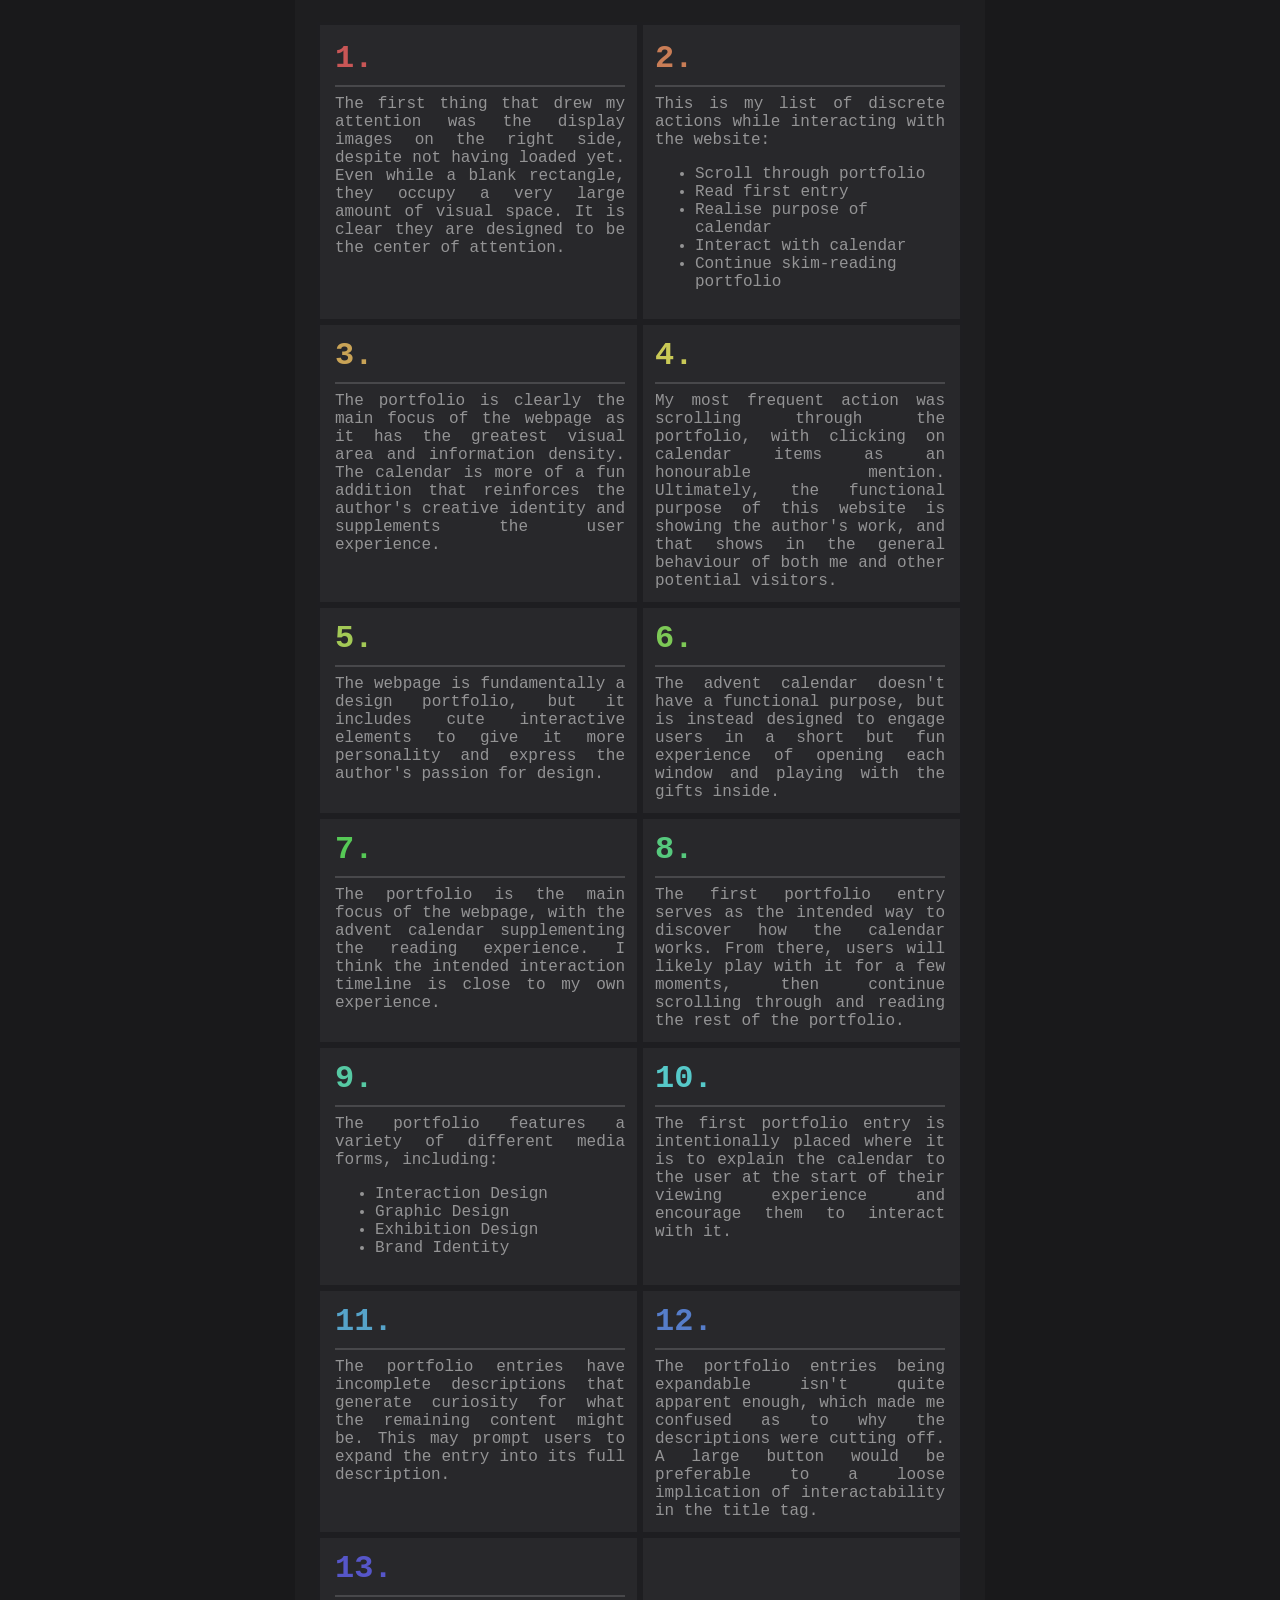
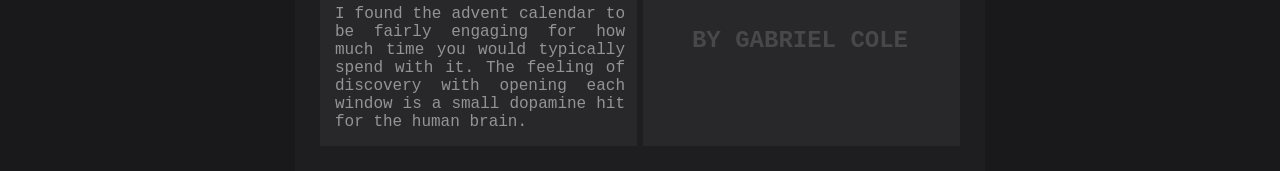
<file: A1/index.html>
<!DOCTYPE html>
<html lang="en">
<head>
    <meta charset="UTF-8">
    <meta name="viewport" content="width=device-width, initial-scale=1.0">
    <title>Document</title>
    <link rel="stylesheet" href="style.css">
</head>
<body>
    <div id="content">
        <div class="row"> <!==From my personal experience, boxes/tables are the silver bullet of organising information. They do an excellent job of visually separating different categories of information and giving the user more control and intuition with what to read.==>
            <div id="box">
                <h1 style="color:rgba(255,102,102,0.75);">1.</h1><hr> <!==I gave each answer box its own unique colour for users to better differentiate them and give my website more personality based on teacher feedback.==>
                <p>The first thing that drew my attention was the display images on the right side, despite not having loaded yet. Even while a blank rectangle, they occupy a very large amount of visual space. It is clear they are designed to be the center of attention.</p>
            </div>
            <div id="box">
                <h1 style="color:rgba(255,153,102,0.75);">2.</h1><hr>
                <p>This is my list of discrete actions while interacting with the website: </p>
                <ul>
                    <li>Scroll through portfolio</li> <!==These list items used to be separated by commas rather than dot points, which left the answer feeling cluttered. Having each item in dot points helps to keep them visually separate and easily readable.==>
                    <li>Read first entry</li>
                    <li>Realise purpose of calendar</li>
                    <li>Interact with calendar</li>
                    <li>Continue skim-reading portfolio</li>
                </ul>
            </div>
        </div>

        <div class="row">
            <div id="box">
                <h1 style="color:rgba(255,204,102,0.75);">3.</h1><hr> <!==Separator lines are another great way to separate text. I typically use this for when the information bodies being separated are still relevant to each other.==>
                <p>The portfolio is clearly the main focus of the webpage as it has the greatest visual area and information density. The calendar is more of a fun addition that reinforces the author's creative identity and supplements the user experience.</p>
            </div>
            <div id="box">
                <h1 style="color:rgba(255,255,102,0.75);">4.</h1><hr>
                <p>My most frequent action was scrolling through the portfolio, with clicking on calendar items as an honourable mention. Ultimately, the functional purpose of this website is showing the author's work, and that shows in the general behaviour of both me and other potential visitors.
            </div>
        </div>

        <div class="row">
            <div id="box">
                <h1 style="color:rgba(204,255,102,0.75);">5.</h1><hr>
                <p>The webpage is fundamentally a design portfolio, but it includes cute interactive elements to give it more personality and express the author's passion for design.</p>
            </div>
            <div id="box">
                <h1 style="color:rgba(153,255,102,0.75);">6.</h1><hr>
                <p>The advent calendar doesn't have a functional purpose, but is instead designed to engage users in a short but fun experience of opening each window and playing with the gifts inside.</p>
            </div>
        </div>

        <div class="row">
            <div id="box">
                <h1 style="color:rgba(102,255,102,0.75);">7.</h1><hr>
                <p>The portfolio is the main focus of the webpage, with the advent calendar supplementing the reading experience. I think the intended interaction timeline is close to my own experience.</p>
            </div>
            <div id="box">
                <h1 style="color:rgba(102,255,153,0.75);">8.</h1><hr>
                <p>The first portfolio entry serves as the intended way to discover how the calendar works. From there, users will likely play with it for a few moments, then continue scrolling through and reading the rest of the portfolio.</p>
            </div>
        </div>

        <div class="row">
            <div id="box">
                <h1 style="color:rgba(102,255,204,0.75);">9.</h1><hr>
                <p>The portfolio features a variety of different media forms, including:</p>
                    <ul>
                        <li>Interaction Design</li>
                        <li>Graphic Design</li>
                        <li>Exhibition Design</li>
                        <li>Brand Identity</li>
                    </ul>
            </div>
            <div id="box">
                <h1 style="color:rgba(102,255,255,0.75);">10.</h1><hr>
                <p>The first portfolio entry is intentionally placed where it is to explain the calendar to the user at the start of their viewing experience and encourage them to interact with it.</p>
            </div>
        </div>

        <div class="row">
            <div id="box">
                <h1 style="color:rgba(102,204,255,0.75);">11.</h1><hr>
                <p>The portfolio entries have incomplete descriptions that generate curiosity for what the remaining content might be. This may prompt users to expand the entry into its full description.</p>
            </div>
            <div id="box">
                <h1 style="color:rgba(102,153,255,0.75);">12.</h1><hr>
                <p>The portfolio entries being expandable isn't quite apparent enough, which made me confused as to why the descriptions were cutting off. A large button would be preferable to a loose implication of interactability in the title tag.</p>
            </div>
        </div>

        <div class="row">
            <div id="box">
                <h1 style="color:rgba(102,102,255,0.75);">13.</h1><hr>
                <p>I found the advent calendar to be fairly engaging for how much time you would typically spend with it. The feeling of discovery with opening each window is a small dopamine hit for the human brain.</p>
            </div>
            <div id="box" style="align-content: center;"> <!==Aside from filling in the visual gap left by the odd-numbered amount of questions, this is my second strategy for giving my website more personality. I think it shows that even with restrictions I can work the result into something visually balanced.==>
                <h2>BY GABRIEL COLE</h1>
            </div>
        </div>
    </div>
</body>
</html>
</file>
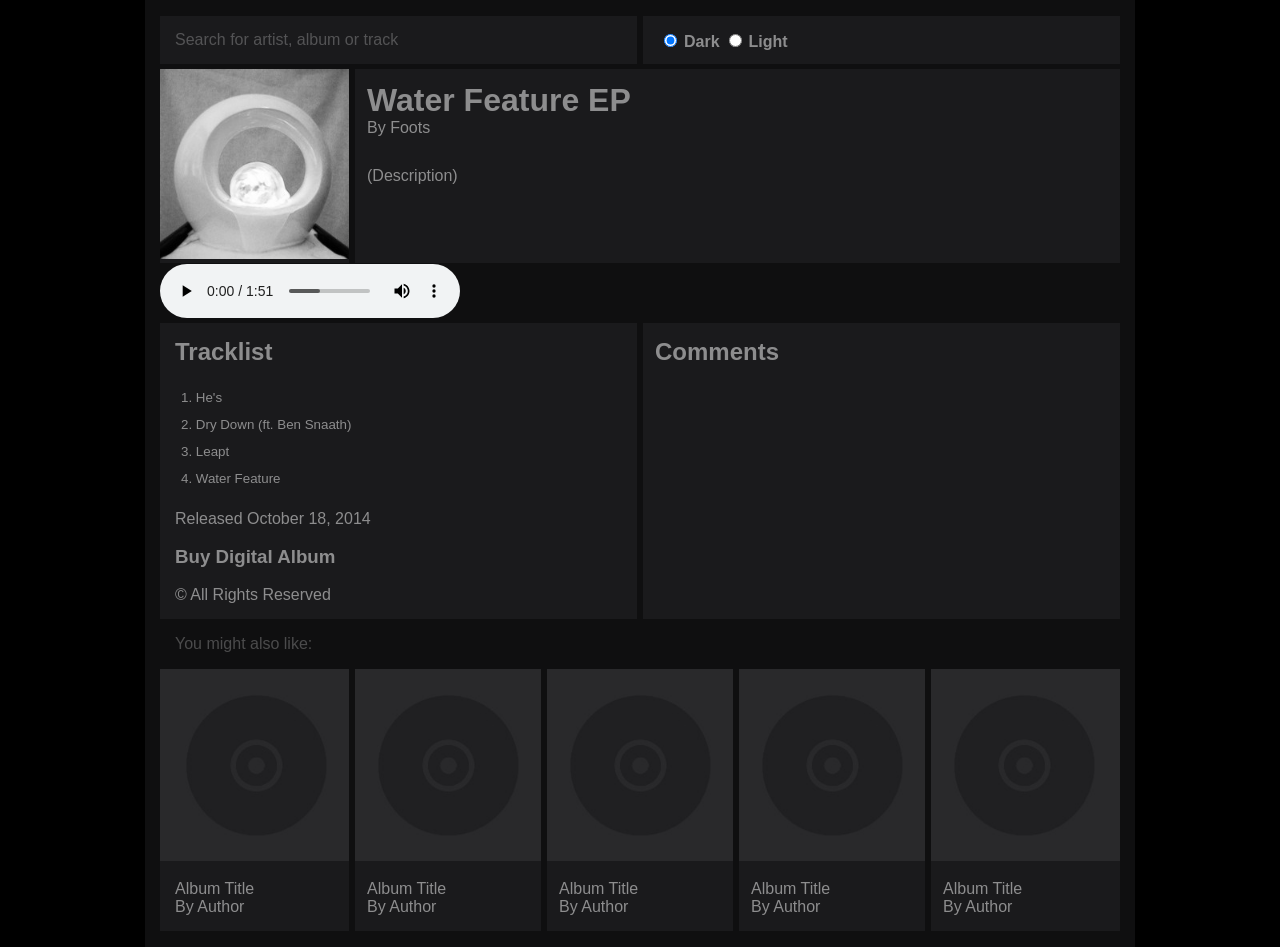
<file: A2/index.html>
<!DOCTYPE html>
<html lang="en">
<head>
    <meta charset="UTF-8">
    <meta name="viewport" content="width=device-width, initial-scale=1.0">
    <title>Document</title>
    <link rel="stylesheet" href="style.css">
</head>
<body>
    <div id="content">
        <div id="row">
            <div id="searchbox">
                <div id="padding">
                    <a style="color:var(--color-text-subtle)">Search for artist, album or track</a> <!-- Give the user more control over what music they wish to listen to by adding a direct search option. -->
                </div>
            </div>
            <div id="column">
                <div id="padding">
                    <form class="color-picker" action=""> <!-- This lets the user change the colour theme of the webpage to suit their visual preference. -->
                        <fieldset>
                            <legend>
                                <input type="radio" id="dark" name="theme" checked>
                                <label for="theme">Dark</label>

                                <input type="radio" id="light" name="theme">
                                <label for="theme">Light</label>
                            </legend>
                        </fieldset>
                    </form>
                </div>
            </div>
        </div>

        <div id="row"> <!-- Include the album cover, title and author as immediate information to quickly communicate to the user who and what they are listening to. -->
            <div id="album-cover">
                <img src="images/cover.jpg"></img>
            </div>
            <div id="album-details">
                <div id="padding">
                    <h1>Water Feature EP</h1>
                    <a>By </a><a id="fakelink">Foots</a> <!-- Including a link to the author's homepage allows easy access to more of their content. A significant portion of listeners may want to explore more of their work, find them on other social media platforms, buy their merchandise, or simply follow or contact them. By grouping all of these potential interactions within a single link, the navigation of the website is much more streamlined. -->
                </div>
                <div id="padding">
                    <p>(Description)</p>
                </div>
            </div>
        </div>
        <div id="row">
            <audio src="audio/0.mp3" id="bounceAudio" controls></audio>
        </div>
        <div id="row">
            <div id="column">
                <div id="padding">
                    <h2>Tracklist</h2> <!-- The ability to click tracks to play them significantly improves navigation, and also allows selection of certain tracks based on preference. -->
                    <br>
                    <p><button onclick="playAudio (1)">1. He's</button></p>
                    <p><button onclick="playAudio (2)">2. Dry Down (ft. Ben Snaath)</button></p>
                    <p><button onclick="playAudio (3)">3. Leapt</button></p>
                    <p><button onclick="playAudio (4)">4. Water Feature</button></p>
                    <br>
                    <p>Released October 18, 2014</p>
                    <br>
                    <h3 id="fakelink">Buy Digital Album</h3> <!-- Including a link to purchase the album allows passionate listeners to obtain the music in higher quality, support the author, or both. Giving users a clear means to support your work builds both a side income and stronger community.-->
                    <br>
                    <p>© All Rights Reserved</p>
                </div>
            </div>
            <div id="column">
                <div id="padding">
                    <h2>Comments</h2> <!-- A means of social interaction is a way for users to engage with the author and each other, providing more opportunities for a stronger community. -->
                </div>
            </div>
        </div>
        <div id="row">
            <div id="padding">
                <p style="color:var(--color-text-subtle)">You might also like:</p> <!-- Album recommendations is an additional resource for users to discover new music and potentially broaden their taste. -->
            </div>
        </div>
        <div id="row">
            <div id="album-cover">
                <img src="images/cover_blank.jpg" id="fakelink"></img>

                <div id="padding">
                    <p id="fakelink">Album Title</p>
                    <a>By </a><a id="fakelink">Author</a>
                </div>
            </div>
            <div id="album-cover">
                <img src="images/cover_blank.jpg" id="fakelink"></img>

                <div id="padding">
                    <p id="fakelink">Album Title</p>
                    <a>By </a><a id="fakelink">Author</a>
                </div>
            </div>
            <div id="album-cover">
                <img src="images/cover_blank.jpg" id="fakelink"></img>

                <div id="padding">
                    <p id="fakelink">Album Title</p>
                    <a>By </a><a id="fakelink">Author</a>
                </div>
            </div>
            <div id="album-cover">
                <img src="images/cover_blank.jpg" id="fakelink"></img>

                <div id="padding">
                    <p id="fakelink">Album Title</p>
                    <a>By </a><a id="fakelink">Author</a>
                </div>
            </div>
            <div id="album-cover">
                <img src="images/cover_blank.jpg" id="fakelink"></img>

                <div id="padding">
                    <p id="fakelink">Album Title</p>
                    <a>By </a><a id="fakelink">Author</a>
                </div>
            </div>
        </div>
    </div>
</body>

<script>
    const audio = document.getElementById('bounceAudio');
    let currentTrack = 1;

    function playAudio(trackNumber) {
        currentTrack = trackNumber;

        audio.src = `audio/${trackNumber - 1}.mp3`;

        audio.onloadstart = () => audio.play();
    }

    audio.addEventListener('ended', playNextTrack); // This allows the full sequence of tracks to play automatically without human intervention, which is especially useful for long periods of focus when distractions should be minimised.

    function playNextTrack() {
        if (currentTrack < 4) { // Stops at the final track, since there are none left to autoplay
            playAudio(currentTrack + 1);
        }
    }
</script>

</html>
</file>
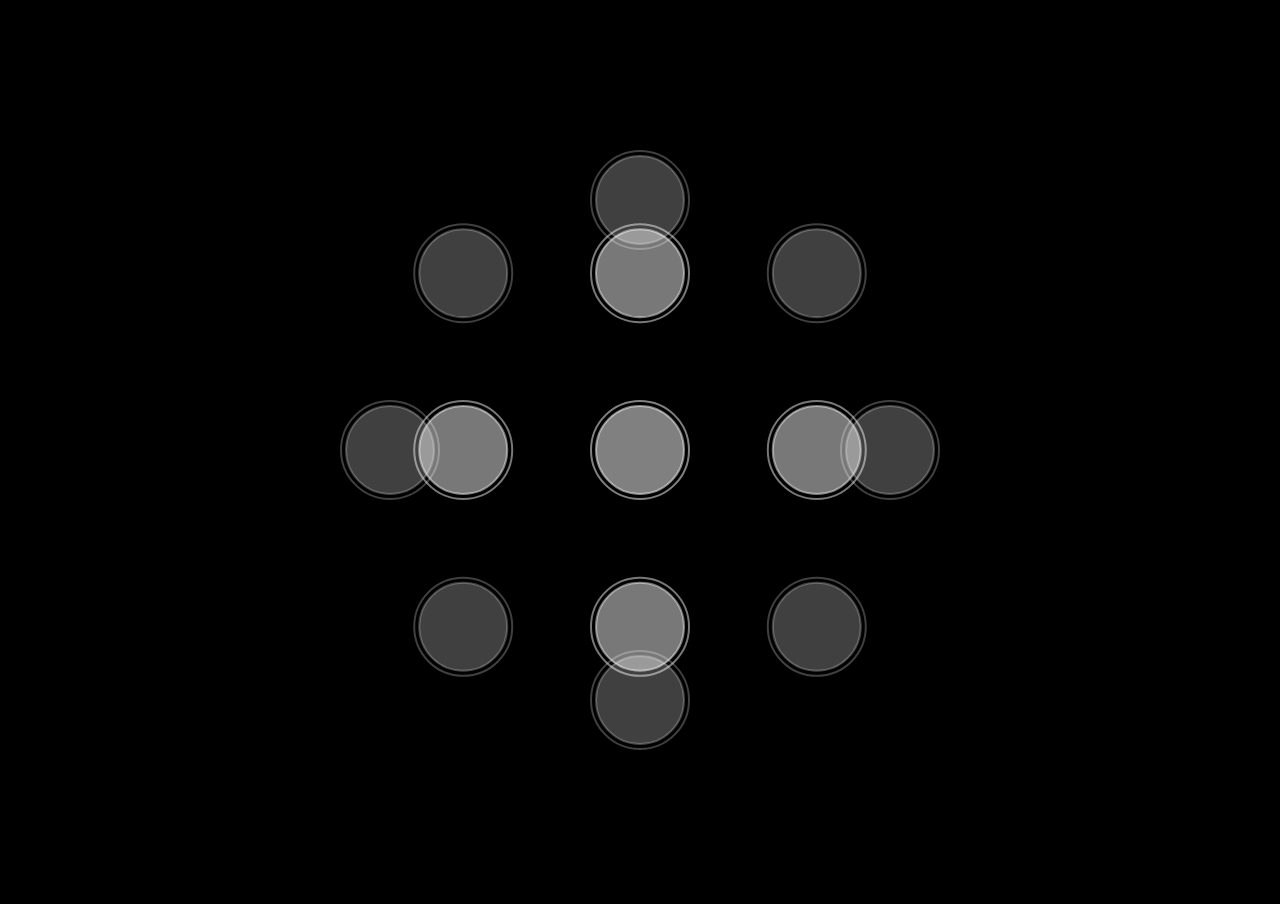
<file: A3/index.html>
<!DOCTYPE html>
<html lang="en">
    <head>
        <meta charset="UTF-8">
        <meta name="viewport" content="width=device-width, initial-scale=1.0">
        <title>Document</title>
        <link rel="stylesheet" href="style.css">
    </head>
    <body>
        <canvas id="myCanvas"></canvas>
    </body>

    <script>
        document.body.style.margin = '0'
        document.body.style.overflow = 'hidden'

        const cnv = document.getElementById ('myCanvas')
        const center = {}

        function resizeCanvas () {
            cnv.width = window.innerWidth
            cnv.height = window.innerHeight
            center.x = cnv.width / 2
            center.y = cnv.height / 2
        }

        window.addEventListener ('resize', resizeCanvas)
        resizeCanvas ()

        const ctx = cnv.getContext ('2d') 

        const sphereRadius = 250;
        var rotation = 0;
        var rotateVelocity = 0;
        var rotateAcceleration = 0;

        var mouseX = 0;
        var mouseY = 0;
        var distanceFromOuterRing = 0;

        cnv.addEventListener ('mousemove', e => {
            mouseX = e.clientX
            mouseY = e.clientY
        })

        function drawCircle (posX, posY, rad, fill, stroke, strokeWidth) {
            ctx.beginPath ()
            ctx.arc (posX, posY, rad, 0, Math.PI * 2)
            ctx.fillStyle = fill
            ctx.strokeStyle = stroke
            ctx.lineWidth = strokeWidth
            ctx.fill ()
            ctx.stroke()
            ctx.closePath ()
        }

        function drawItem (posX, posY, rad, col) {
            drawCircle(posX, posY, rad - 6, col, col)
            drawCircle(posX, posY, rad - 1, "rgba(0, 0, 0, 0)", col, 2)
        }

        function distance (x1, y1, x2, y2) {
            const dx = x2 - x1
            const dy = y2 - y1
            return Math.sqrt (dx * dx + dy * dy)
        }

        function clamp (value, min, max)
        {
            return Math.min(Math.max(value, min), max)
        }

        function difference (value1, value2) {
            return Math.abs(value1 - value2)
        }

        function rotateSphere () {
            distanceFromOuterRing = difference(sphereRadius + 75, distance(mouseX, mouseY, center.x, center.y)); // The angular acceleration of the sphere depends on the distance of the mouse from a ring just outside the sphere interface. This way, the user can easily choose between selecting items or rotating the sphere.

            rotateAcceleration = 1.5 - distanceFromOuterRing / 50 // The 1.5 value, after clamping on the next line, removes the need for pixel-perfect precision to achieve maximum rotation speed. Instead, it constitutes a larger portion of the ring and can be achieved more reliably. This also means that the maximum distance for non-zero acceleration is 75 pixels, which perfectly touches the edge of the sphere, rather than 50.
            rotateAcceleration = clamp(rotateAcceleration, 0, 1) // Prevents negative acceleration that would cause the sphere to spin out of control and be unusable.
            rotateAcceleration *= Math.cos(clamp(difference(mouseY, center.y) / sphereRadius, 0, 1) * Math.PI / 2) // Reduces the rotation speed further away from the left and right edges. This is the final step for ensuring the sphere only rotates when the user clearly intends to do so.
            
            if (mouseX > center.x) { // Makes sure each side rotates the sphere in a different direction.
                rotateAcceleration *= -1
            }

            rotateVelocity += rotateAcceleration / sphereRadius // Angular acceleration is applied to angular velocity

            rotation += rotateVelocity // Angular velocity is applied to rotation
            rotateVelocity *= 0.9 // Velocity with dampening is used so that the motion of the sphere feels smoother. Otherwise, it tends to feel choppy and abrupt.
        }

        function addItem (longitude, latitude) {
            var posX = center.x + Math.sin(rotation + longitude) * sphereRadius * Math.cos(latitude) // Calculations using sin and cos functions that determine the position for each item
            var posY = center.y + Math.sin(latitude) * sphereRadius
            var posZ = Math.cos(rotation + longitude) * Math.cos(latitude)

            var alpha = (posZ + 1) / 4 // A positive Z position equates to being closer to the viewer. Only the closer items are interactable, so they should be more visually apparent, while the ones behind should be darker.

            if (posZ > -0.0001 && distance(posX, posY, mouseX, mouseY) <= 50) { //When the user is hovering over this item, the brightness will be increased and the cursor changed to a pointer to make clear to the user that this is a clickable button.
                alpha *= 2
                document.body.style.cursor = "pointer";
            }

            drawItem(posX, posY, 50, "rgba(255, 255, 255," + alpha + ")") //Draws the item in pure white with the dynamic transparency applied.
        }

        function drawFrame () {
            requestAnimationFrame (drawFrame)

            document.body.style.cursor = "default"; // This refreshes the cursor visual to its default state, so it only becomes a pointer when actively hovering over an item.

            ctx.fillStyle = "rgb(0, 0, 0)" // This sets the backdrop of the website.
            ctx.fillRect (0, 0, cnv.width, cnv.height)

            rotateSphere() // This updates the sphere's rotation based on the mouse position.

            for (let i = 0; i < 8; i++) { // All items are rendered each frame with specified latitude and longitude along the sphere.
                addItem((Math.PI * i) / 4, 0)
            }
            for (let i = 0; i < 4; i++) {
                addItem((Math.PI * i) / 2, Math.PI / 4)
                addItem((Math.PI * i) / 2, -Math.PI / 4)
            }
            addItem(0, Math.PI / 2)
            addItem(0, -Math.PI / 2)
        }

        requestAnimationFrame (drawFrame)

        // This portfolio concept is meant to represent an artist or designer with highly visuals-based work, who wants their work to stand out with a unique interface that sets them apart from more conventional and homogenous portfolio designs.
        // I believe the biggest challenge with implementing this in a broader project would be to give the buttons their full functionality. Currently, these buttons live entirely within the canvas API, but for a broader project should be capable of showing images and loading new webpages when clicked. Whether my implementation of the buttons is capable of these tasks is highly uncertain to me.
    </script>
</html>
</file>
<file: A1/style.css>
html, body
{  
	margin:0px; /* All this does is make the content section connect seamlessly to the top and bottom of the webpage, resulting in a cleaner aesthetic. */
	background-color:rgb(25,25,27); /* I design most of my interfaces with a dark theme because it's easier on the eyes and, for that reason, generally associated with more modern, UX-focused web design. */
}

p, h1, a, h2, h3
{
	font-family: Consolas, 'Andale Mono', 'Lucida Console', 'Lucida Sans Typewriter', Monaco, 'Courier New', 'monospace';
	
    margin:0px 0px;
    text-align: justify; /* This gives the text bodies flat edges on both sides so they appear visually cleaner. */
}

li
{
	font-family: Consolas, 'Andale Mono', 'Lucida Console', 'Lucida Sans Typewriter', Monaco, 'Courier New', 'monospace';
}

h2
{
    color:rgba(255,255,255,0.15);
    text-align: center;
}

hr
{
    border: 1px solid rgba(255,255,255,0.15); /* Making the horizontal rulers darker than the text means that users will spend less cognitive energy trying to tell them apart.*/
}

#content {
    background-color:rgb(30,30,32);
    width:50%;
    min-width:600px;
	margin:auto;
    padding:25px;
}

#box {
    color:rgba(255,255,255,0.5); /* To make an interface easy on the viewer's eyes, not only should brightness be controlled, but also contrast. If the colour of text is too similar or different to that of the background, then it causes eye strain while trying to read it. */
    background-color: rgba(230,230,255,0.05);
    width: 50%;
    padding:15px;
    display: table-cell; /* This allows the answer boxes to appear in a grid, making the information more compact and organised. */
    outline-style:solid;
    outline-color: rgb(30, 30, 33); /* The outline colour is the same as the background to give the illusion of spacing. */
    outline-width: 3px; /* Including spacing between the answer boxes helps viewers to identify them discretely. */
}
</file>
<file: A2/style.css>
:root {
    --color-background: rgb(0,0,0); /* All webpage colours are based on variables to ensure compatibility with dynamic colour theming */
    --color-content: rgb(15,15,16);
    --color-box: rgb(26,26,28);
    --color-text: rgba(255,255,255,0.5);
    --color-text-subtle: rgba(255,255,255,0.25);
    --color-text-hover: rgb(255,255,255);
    --color-button-hover: rgba(255,255,255,0.1);
}

:root:has(#light:checked) {
    --color-background: rgb(225,228,230);
    --color-content: rgb(241,243,244);
    --color-box: rgb(255,255,255);
    --color-text: rgba(0,0,0,0.5);
    --color-text-subtle: rgba(0,0,0,0.25);
    --color-text-hover: rgb(0,0,0);
    --color-button-hover: rgba(0,0,0,0.1);
}

.color-picker > fieldset {
    border:0;
    padding:0px;
    font-weight:bold;
}

html, body
{  
	margin:0px;
	background-color: var(--color-background);
}

p, h1, a, h2, h3, button, label
{
	font-family: 'Arial', 'Lucida Console', 'Lucida Sans Typewriter', Monaco, 'Courier New', 'monospace';
	
    color:var(--color-text);

    margin:0px 0px;
    text-align: justify;
}

li
{
	font-family: 'Arial', 'Lucida Console', 'Lucida Sans Typewriter', Monaco, 'Courier New', 'monospace';
}

button{
    background-color: rgba(0,0,0,0);
}

button{
    width: 100%;
    border:none;
    padding:6px;
}

button:hover, #fakelink:hover { /* Change the cursor and brighten the colours of clickable items hovered over to add visual feedback */
    color:var(--color-text-hover);
    font-weight:bold;
    cursor:pointer;
}

button:hover {
    background-color: var(--color-button-hover);
}

#content {
    background-color:var(--color-content);
    width:960px; /* Width is fixed so that the webpage doesn't warp with resizing */
	margin:auto;
    padding:15px;
}

#row { /* Used to divide things vertically while keeping them organised */
    margin-top:1px;
    margin-bottom:1px;
    width:100%;
}

#box, #column, #album-cover, #album-details, #searchbox {
    color:var(--color-text);
    background-color:var(--color-box);

    width:960px;
    align-content:flex-start;

    display: table-cell;
    outline-style:solid;
    outline-color: var(--color-content);
    outline-width: 3px;
}

#column, #searchbox { /* Column behaviour is added separately to improve workflow with different sections that don't always need it. */
    width:480px;
}

#searchbox:hover {
    cursor:text;
}

#padding { /* Container padding is added separately to improve workflow with album covers that shouldn't be affected by padding. */
    padding:15px;
} 

#album-cover {
    width:192px;
    margin:auto;
}

#album-cover img {
    width:100%;
    align-self: center;
}

#album-details { 
    width:80%;
    align-content: flex-start;
}
</file>
<file: A3/style.css>
html, body
{  
	margin:0px;
	background-color: rgb(0,0,0);
}
</file>
